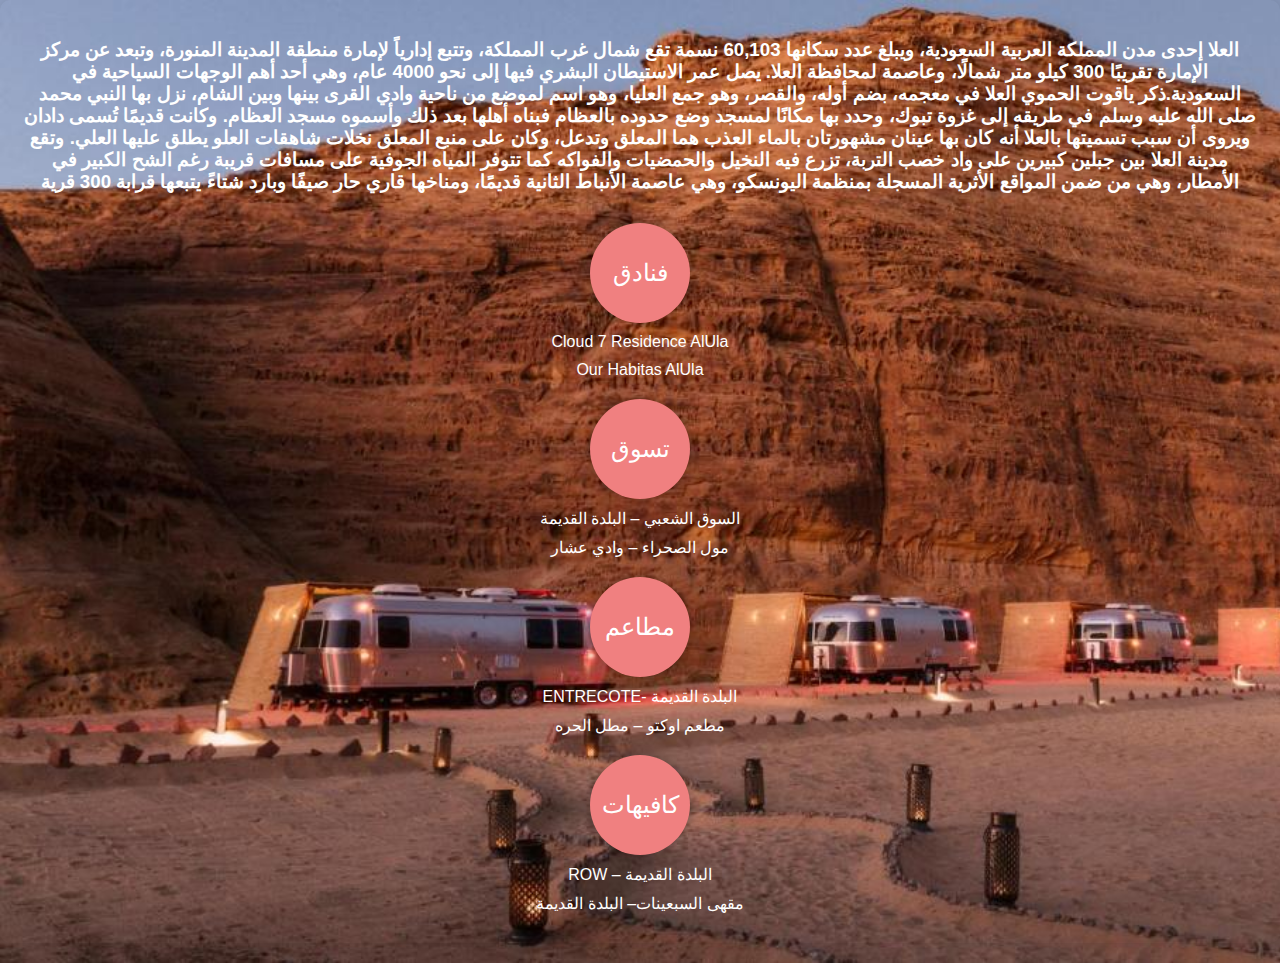
<file: Al-Ula.html>
<!DOCTYPE html>
<html lang="ar">
<head>
    <meta charset="UTF-8">
    <meta name="viewport" content="width=device-width, initial-scale=1.0">
    <title>العلا</title>

    <style>
         body {
            font-family: Arial, sans-serif;
            background-image: url('العلا...jpg'); /* تعيين صورة الخلفية */
            background-size: cover; 
            text-align: center;
            margin: 0;
            padding: 0;
            color: white; /* تغيير لون النص */
        }

        .city-info {
            margin-bottom: 20px;
            border-radius: 10px;
            padding: 20px;
            box-shadow: 0 0 10px rgba(0, 0, 0, 0.1);
        }

        

        .icons {
            margin-top: 20px;
            display: flex;
            justify-content: center;
            flex-direction: column;
            align-items: center;
        }

        .icon {
            margin: 10px;
            width: 100px;
            height: 100px;
            background-color: #f08080; /* لون خلفية الأيقونات */
            border-radius: 50%;
            line-height: 100px;
            font-size: 24px;
            color: #fff;
            transition: all 0.3s ease, transform 0.3s ease;
            box-shadow: 0 0 10px rgba(0, 0, 0, 0.3);
            display: flex;
            align-items: center;
            justify-content: center;
            cursor: pointer;
            position: relative;
        }

        .icon:hover {
            transform: scale(1.1);
            background-color: #ff1493; /* تغيير لون الخلفية عند التحويل */
        }

        ul {
            list-style-type: none;
            padding: 0;
            margin: 0;
        }

        li {
            margin-bottom: 10px;
        }

        a {
            text-decoration: none;
            color: white;
            transition: color 0.3s ease, transform 0.3s ease;
        }

        a:hover {
            color: #f00;
            transform: scale(1.05);
        }

        .icon:active {
            transform: scale(0.9);
        }
    </style>
</head>
<body>
    <div class="city-info">
        <h3> العلا إحدى مدن المملكة العربية السعودية، ويبلغ عدد سكانها 60,103 نسمة تقع شمال غرب المملكة، وتتبع إدارياً لإمارة منطقة المدينة المنورة، وتبعد عن مركز الإمارة تقريبًا 300 كيلو متر شمالًا، وعاصمة لمحافظة العلا. يصل عمر الاستيطان البشري فيها إلى نحو 4000 عام، وهي أحد أهم الوجهات السياحية في السعودية.ذكر ياقوت الحموي العلا في معجمه، بضم أوله، والقصر، وهو جمع العليا، وهو اسم لموضع من ناحية وادي القرى بينها وبين الشام، نزل بها النبي محمد صلى الله عليه وسلم في طريقه إلى غزوة تبوك، وحدد بها مكانًا لمسجد وضع حدوده بالعظام فبناه أهلها بعد ذلك وأسموه مسجد العظام. وكانت قديمًا تُسمى دادان ويروى أن سبب تسميتها بالعلا أنه كان بها عينان مشهورتان بالماء العذب هما المعلق وتدعل، وكان على منبع المعلق نخلات شاهقات العلو يطلق عليها العلي. وتقع مدينة العلا بين جبلين كبيرين على واد خصب التربة، تزرع فيه النخيل والحمضيات والفواكه كما تتوفر المياه الجوفية على مسافات قريبة رغم الشح الكبير في الأمطار، وهي من ضمن المواقع الأثرية المسجلة بمنظمة اليونسكو، وهي عاصمة الأنباط الثانية قديمًا، ومناخها قاري حار صيفًا وبارد شتاءً يتبعها قرابة 300 قرية </h3>
      
        <div class="icons">
            <div class="icon" id="hotels">فنادق</div>
            <ul>
                <li><a href="https://www.booking.com/Share-aAz7TO ">Cloud 7 Residence AlUla  </a></li>
                <li><a href="https://www.booking.com/Share-PjlNkx ">    Our Habitas AlUla</a></li>
            </ul>
            <div class="icon" id="shopping">تسوق</div>
            <ul>
                <li><a href="https://www.google.com/maps/place//data=!4m2!3m1!1s0x15a5ab92c56fe9f9:0x274d664dc6ce5a7b?entry=s&sa=X&ved=1t:8290&ictx=111 ">  السوق الشعبي – البلدة القديمة </a></li>
                <li><a href="https://www.google.com/maps/place//data=!4m2!3m1!1s0x15a5b19ab04b1149:0x1514837e046799ca?entry=s&sa=X&ved=1t:8290&ictx=111"> مول الصحراء – وادي عشار</a></li>
            </ul>
            <div class="icon" id="restaurants">مطاعم</div>
            <ul>
                <li><a href="https://www.google.com/maps/place//data=!4m2!3m1!1s0x15a5ab92c56fe9f9:0x274d664dc6ce5a7b?entry=s&sa=X&ved=1t:8290&ictx=111   ">ENTRECOTE- البلدة القديمة  </a></li>
                <li><a href="https://www.google.com/maps/place//data=!4m2!3m1!1s0x15a5ab68f6fb705f:0x772a91bf590d4246?entry=s&sa=X&ved=1t:8290&ictx=111    "> مطعم اوكتو – مطل الحره</a></li>
            </ul>
            <div class="icon" id="cafes">كافيهات</div>
            <ul>
                <li><a href="https://www.google.com/maps/place//data=!4m2!3m1!1s0x15a5ab92c56fe9f9:0x274d664dc6ce5a7b?entry=s&sa=X&ved=1t:8290&ictx=111 ">ROW – البلدة القديمة  </a></li>
                <li><a href="https://www.google.com/maps/place/%D9%85%D9%82%D9%87%D9%89+%D8%A7%D9%84%D8%B3%D8%A8%D8%B9%D9%8A%D9%86%D8%A7%D8%AA%E2%80%AD/@26.6241796,37.9170685,17z/data=!3m1!4b1!4m6!3m5!1s0x15a5ab4735b9fae9:0x164fde63a3edb63!8m2!3d26.6241796!4d37.9144936!16s%2Fg%2F11l6bn75xd?entry=ttu ">مقهى السبعينات– البلدة القديمة    </a></li>
            </ul>
        </div>
    </div>
</body>
</html>
</file>
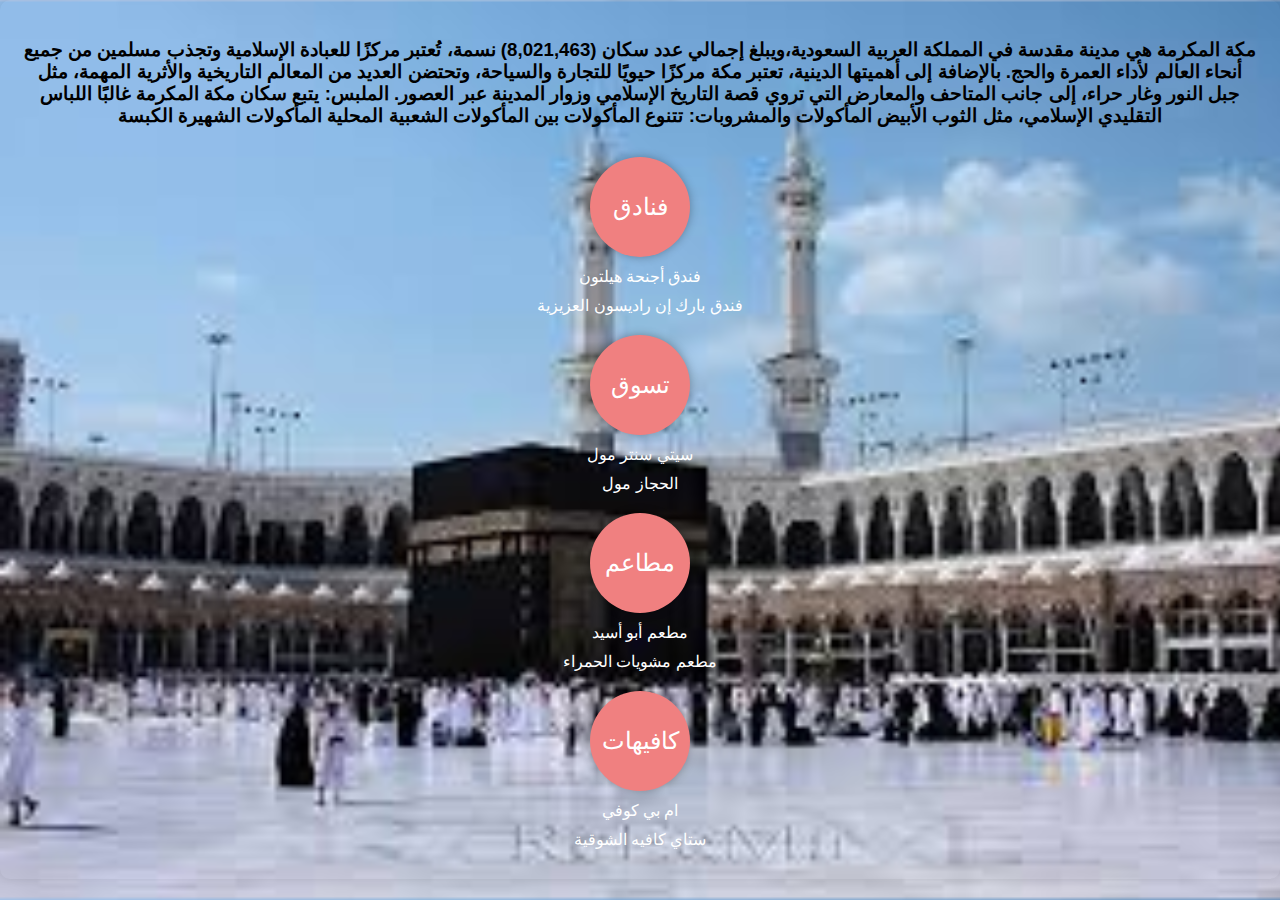
<file: Makkah.html>
<!DOCTYPE html>
<html lang="ar">
<head>
    <meta charset="UTF-8">
    <meta name="viewport" content="width=device-width, initial-scale=1.0">
    <title>مكة</title>

    <style>
         body {
            font-family: Arial, sans-serif;
            background-image: url('images.jpg'); /* تعيين صورة الخلفية */
            background-size: cover; 
            text-align: center;
            margin: 0;
            padding: 0;
            color: #000; /* تغيير لون النص */
        }

        .city-info {
            margin-bottom: 20px;
            border-radius: 10px;
            padding: 20px;
            box-shadow: 0 0 10px rgba(0, 0, 0, 0.1);
        }

        

        .icons {
            margin-top: 20px;
            display: flex;
            justify-content: center;
            flex-direction: column;
            align-items: center;
        }

        .icon {
            margin: 10px;
            width: 100px;
            height: 100px;
            background-color: #f08080; /* لون خلفية الأيقونات */
            border-radius: 50%;
            line-height: 100px;
            font-size: 24px;
            color: #fff;
            transition: all 0.3s ease, transform 0.3s ease;
            box-shadow: 0 0 10px rgba(0, 0, 0, 0.3);
            display: flex;
            align-items: center;
            justify-content: center;
            cursor: pointer;
            position: relative;
        }

        .icon:hover {
            transform: scale(1.1);
            background-color: #ff1493; /* تغيير لون الخلفية عند التحويل */
        }

        ul {
            list-style-type: none;
            padding: 0;
            margin: 0;
        }

        li {
            margin-bottom: 10px;
        }

        a {
            text-decoration: none;
            color: white;
            transition: color 0.3s ease, transform 0.3s ease;
        }

        a:hover {
            color: #f00;
            transform: scale(1.05);
        }

        .icon:active {
            transform: scale(0.9);
        }
    </style>
</head>
<body>
    <div class="city-info">
        <h3 >مكة المكرمة هي مدينة مقدسة في المملكة العربية السعودية،ويبلغ إجمالي عدد سكان  (8,021,463) نسمة، تُعتبر مركزًا للعبادة الإسلامية وتجذب مسلمين من جميع أنحاء العالم لأداء العمرة والحج. بالإضافة إلى أهميتها الدينية، تعتبر مكة مركزًا حيويًا للتجارة والسياحة، وتحتضن العديد من المعالم التاريخية والأثرية المهمة، مثل جبل النور وغار حراء، إلى جانب المتاحف والمعارض التي تروي قصة التاريخ الإسلامي وزوار المدينة عبر العصور.
        الملبس: يتبع سكان مكة المكرمة غالبًا اللباس التقليدي الإسلامي، مثل الثوب الأبيض
        المأكولات والمشروبات: تتنوع المأكولات بين المأكولات الشعبية المحلية  المأكولات الشهيرة الكبسة </h3>
      
        <div class="icons">
            <div class="icon" id="hotels">فنادق</div>
            <ul>
                <li><a href="https://www.booking.com/hotel/sa/hilton-suites-makkah.ar.html">فندق أجنحة هيلتون</a></li>
                <li><a href="https://www.booking.com/hotel/sa/park-inn-by-radisson-makkah-azizyah.ar.html?aid=304142&label=gen173nr-1FCAMoxAE4rgJIAVgEaMQBiAEBmAEBuAEXyAEM2AEB6AEB-AECiAIBqAIDuAL86oWxBsACAdICJDM5MjJlZjhmLWI5OTQtNDA4Zi1iZGY3LWFjNTlkMjc3OTQxM9gCBeACAQ">فندق بارك إن راديسون العزيزية</a></li>
            </ul>
            <div class="icon" id="shopping">تسوق</div>
            <ul>
                <li><a href="https://maps.app.goo.gl/MS21NhJN4iX26Tx89?g_st=iw">سيتي سنتر مول </a></li>
                <li><a href="https://maps.app.goo.gl/MS21NhJN4iX26Tx89?g_st=iw">الحجاز مول</a></li>
            </ul>
            <div class="icon" id="restaurants">مطاعم</div>
            <ul>
                <li><a href="https://maps.app.goo.gl/Euo8CfMAwSir6jPAA?g_st=iw">مطعم أبو أسيد</a></li>
                <li><a href="https://maps.app.goo.gl/QA1ynkjunM85oxLY7?g_st=iw"> مطعم مشويات الحمراء</a></li>
            </ul>
            <div class="icon" id="cafes">كافيهات</div>
            <ul>
                <li><a href="https://maps.app.goo.gl/iUAe3pDTJrKfwsfn6?g_st=iw">ام بي كوفي</a></li>
                <li><a href="https://maps.app.goo.gl/Kkvs8VRGArCBBXrLA?g_st=iw">ستاي كافيه الشوقية </a></li>
            </ul>
        </div>
    </div>
</body>
</html>
</file>
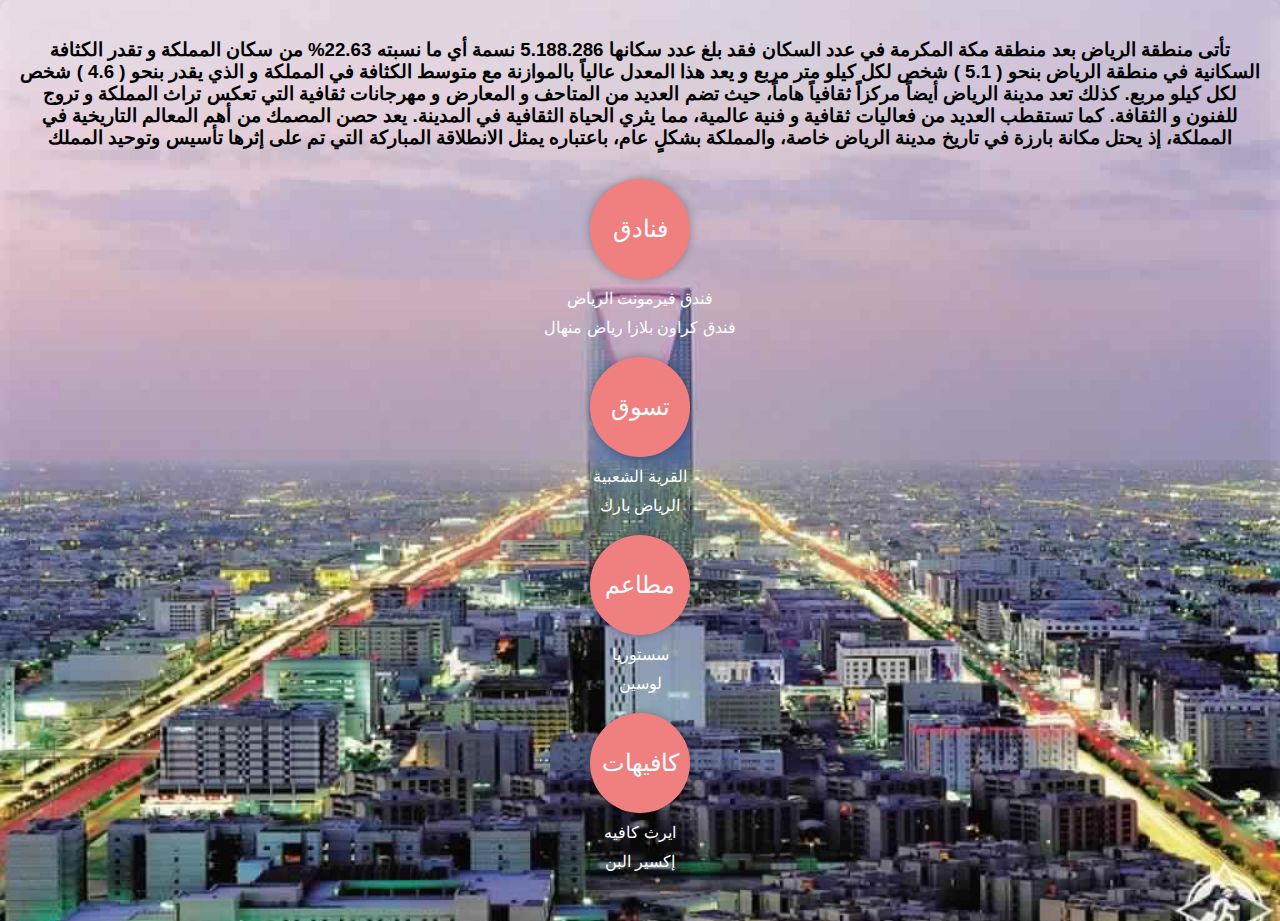
<file: Riyadh.html>
<!DOCTYPE html>
<html lang="ar">

<head>
    <meta charset="UTF-8">
    <meta name="viewport" content="width=device-width, initial-scale=1.0">
    <title>الرياض</title>

    <style>
        body {
            font-family: Arial, sans-serif;
            background-image: url('12.jpg'); /* تعيين صورة الخلفية */
            background-size: cover; 
            text-align: center;
            margin: 0;
            padding: 0;
            color: #000; /* تغيير لون النص */
        }

        .city-info {
            margin-bottom: 20px;
            border-radius: 10px;
            padding: 20px;
            box-shadow: 0 0 10px rgba(0, 0, 0, 0.1);
        }

        

        .icons {
            margin-top: 20px;
            display: flex;
            justify-content: center;
            flex-direction: column;
            align-items: center;
        }

        .icon {
            margin: 10px;
            width: 100px;
            height: 100px;
            background-color: #f08080; /* لون خلفية الأيقونات */
            border-radius: 50%;
            line-height: 100px;
            font-size: 24px;
            color: #fff;
            transition: all 0.3s ease, transform 0.3s ease;
            box-shadow: 0 0 10px rgba(0, 0, 0, 0.3);
            display: flex;
            align-items: center;
            justify-content: center;
            cursor: pointer;
            position: relative;
        }

        .icon:hover {
            transform: scale(1.1);
            background-color: #ff1493; /* تغيير لون الخلفية عند التحويل */
        }

        ul {
            list-style-type: none;
            padding: 0;
            margin: 0;
        }

        li {
            margin-bottom: 10px;
        }

        a {
            text-decoration: none;
            color: white;
            transition: color 0.3s ease, transform 0.3s ease;
        }

        a:hover {
            color: #f00;
            transform: scale(1.05);
        }

        .icon:active {
            transform: scale(0.9);
        }
    </style>
</head>

<body>
    <div class="city-info">
       <h3> تأتى منطقة الرياض بعد منطقة مكة المكرمة في عدد السكان فقد بلغ عدد سكانها 5.188.286 نسمة أي ما نسبته 22.63% من سكان المملكة و تقدر الكثافة السكانية في منطقة الرياض بنحو ( 5.1 ) شخص لكل كيلو متر مربع و يعد هذا المعدل عالياً بالموازنة مع متوسط الكثافة في المملكة و الذي يقدر بنحو ( 4.6 ) شخص لكل كيلو مربع.

        كذلك تعد مدينة الرياض أيضاً مركزاً ثقافياً هاماً، حيث تضم العديد من المتاحف و المعارض و مهرجانات ثقافية التي تعكس تراث المملكة و تروج للفنون و الثقافة. كما تستقطب العديد من فعاليات ثقافية و فنية عالمية، مما يثري الحياة الثقافية في المدينة.
        
        يعد حصن المصمك من أهم المعالم التاريخية في المملكة، إذ يحتل مكانة بارزة في تاريخ مدينة الرياض خاصة، والمملكة بشكلٍ عام، باعتباره يمثل الانطلاقة المباركة التي تم على إثرها تأسيس وتوحيد المملك</h3>

        <div class="icons">
            <div class="icon" id="hotels">فنادق</div>
            <div class="icon-list">
                <ul>
                    <li><a href="https://www.booking.com/hotel/sa/fairmont-riyadh.ar.html?aid=879975">فندق فيرمونت الرياض</a></li>
                    <li><a href="https://www.booking.com/hotel/sa/crowne-plaza-riyadh-minhal.ar.html?aid=879975">فندق كراون بلازا رياض منهال </a></li>
                </ul>
            </div>
            <div class="icon" id="shopping">تسوق</div>
            <div class="icon-list">
                <ul>
                    <li><a href="https://maps.app.goo.gl/u5wzmEQGu6d8SY6dA?g_st=iw"> القرية الشعبية </a></li>
                    <li><a href="https://maps.app.goo.gl/WVp6ghmNxxcqoeC87?g_st=iw"> الرياض بارك</a></li>
                </ul>
            </div>
            <div class="icon" id="restaurants">مطاعم</div>
            <div class="icon-list">
                <ul>
                    <li><a href="https://maps.app.goo.gl/7SGwGg17ayb7FhMN6?g_st=iw">سستوريا  </a></li>
                    <li><a href="https://maps.app.goo.gl/L2MGuj9bqZ5L4hTb9?g_st=iw">    لوسين</a></li>
                </ul>
            </div>
            <div class="icon" id="cafes">كافيهات</div>
            <div class="icon-list">
                <ul>
                    <li><a href="https://maps.google.com?q=%D8%A7%D9%8A%D8%B1%D8%AB%20%D9%83%D8%A7%D9%81%D9%8A%D9%87%D8%8C%20%D8%B7%D8%B1%D9%8A%D9%82%20%D8%A7%D9%84%D8%A3%D9%85%D9%8A%D8%B1%20%D9%85%D8%AD%D9%85%D8%AF%20%D8%A8%D9%86%20%D8%B9%D8%A8%D8%AF%D8%A7%D9%84%D8%B9%D8%B2%D9%8A%D8%B2%D8%8C%20%D8%A7%D9%84%D8%B3%D9%84%D9%8A%D9%85%D8%A7%D9%86%D9%8A%D8%A9%D8%8C%20%D8%A7%D9%84%D8%B1%D9%8A%D8%A7%D8%B6%2012243&ftid=0x3e2f032fc5c206a7:0xcb8c06ef088e6811&entry=gps&lucs=,94216395,47071704,47069508,94218641,47084304,94208458,94208447&g_st=iw">ايرث كافيه </a></li>
                    <li><a href="https://maps.app.goo.gl/uscRmTFGMm8UnmpT8?g_st=iw">إكسير البن </a></li>
                </ul>
            </div>
        </div>
    </div>
</body>

</html>
</file>
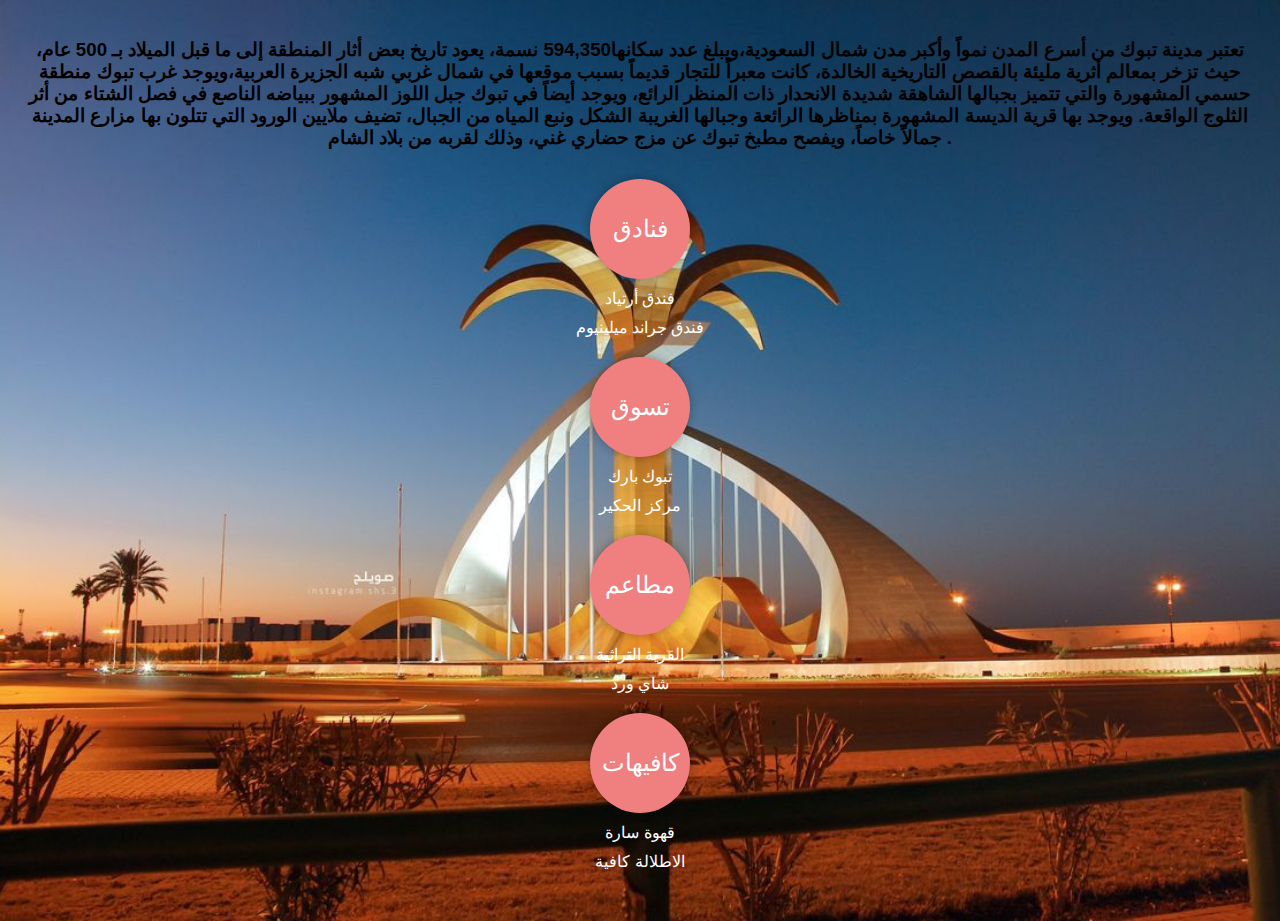
<file: Tabuk.html>
<!DOCTYPE html>
<html lang="ar">

<head>
    <meta charset="UTF-8">
    <meta name="viewport" content="width=device-width, initial-scale=1.0">
    <title>تبوك</title>

    <style>
        body {
            font-family: Arial, sans-serif;
            background-image: url('تبوك32.jpg'); /* تعيين صورة الخلفية */
            background-size: cover; 
            text-align: center;
            margin: 0;
            padding: 0;
            color: #000; /* تغيير لون النص */
        }

        .city-info {
            margin-bottom: 20px;
            border-radius: 10px;
            padding: 20px;
            box-shadow: 0 0 10px rgba(0, 0, 0, 0.1);
        }

        

        .icons {
            margin-top: 20px;
            display: flex;
            justify-content: center;
            flex-direction: column;
            align-items: center;
        }

        .icon {
            margin: 10px;
            width: 100px;
            height: 100px;
            background-color: #f08080; /* لون خلفية الأيقونات */
            border-radius: 50%;
            line-height: 100px;
            font-size: 24px;
            color: #fff;
            transition: all 0.3s ease, transform 0.3s ease;
            box-shadow: 0 0 10px rgba(0, 0, 0, 0.3);
            display: flex;
            align-items: center;
            justify-content: center;
            cursor: pointer;
            position: relative;
        }

        .icon:hover {
            transform: scale(1.1);
            background-color: #ff1493; /* تغيير لون الخلفية عند التحويل */
        }

        ul {
            list-style-type: none;
            padding: 0;
            margin: 0;
        }

        li {
            margin-bottom: 10px;
        }

        a {
            text-decoration: none;
            color: white;
            transition: color 0.3s ease, transform 0.3s ease;
        }

        a:hover {
            color: #f00;
            transform: scale(1.05);
        }

        .icon:active {
            transform: scale(0.9);
        }
    </style>
</head>

<body>
    <div class="city-info">
        <h3>تعتبر مدينة تبوك من أسرع المدن نمواً وأكبر مدن شمال السعودية،ويبلغ عدد سكانها594,350  نسمة، يعود تاريخ بعض أثار المنطقة إلى ما قبل الميلاد بـ 500 عام، حيث تزخر بمعالم أثرية مليئة بالقصص التاريخية الخالدة، كانت معبراً للتجار قديماً بسبب موقعها في شمال غربي شبه الجزيرة العربية،ويوجد غرب تبوك منطقة حسمي المشهورة والتي تتميز بجبالها الشاهقة شديدة الانحدار ذات المنظر الرائع، ويوجد أيضاً في تبوك جبل اللوز المشهور ببياضه الناصع في فصل الشتاء من أثر الثلوج الواقعة. ويوجد بها قرية الديسة المشهورة بمناظرها الرائعة وجبالها الغريبة الشكل ونبع المياه من الجبال، تضيف ملايين الورود التي تتلون بها مزارع المدينة جمالاً خاصاً، ويفصح مطبخ تبوك عن مزج حضاري غني، وذلك لقربه من بلاد الشام .</h3>

        <div class="icons">
            <div class="icon" id="hotels">فنادق
                
            </div>
            <div class="icon-list">
                <ul>
                    <li><a href="https://www.booking.com/hotel/sa/and-apartments-al-raqi-mall-artiaad.ar.html?aid=304142&label=gen173nr-1FCAMoxAFCBXRhYnVrSAFYBGjEAYgBApgBAbgBB8gBDdgBAegBAfgBAogCAagCA7gCm6f6sAbAAgHSAiRjNDEzNDU3Yy1iYzg2LTRkMGEtYmQxOC02ZjY4NjcxNTQ5MznYAgXgAgE&sid=378a3f676b9d336e35d3fe545af7c5fc&dist=0;room1=A%2CA;sb_price_type=total;type=total&">فندق
                            أرتياد</a></li>
                    <li><a href="https://sa.trip.com/hotels/tabuk-hotel-detail-66665721/grand-millennium-tabuk/?cityId=6138&checkIn=2024-03-20&checkOut=2024-03-21&adult=2&children=0&subStamp=3001547&crn=1&ages=&travelpurpose=0&curr=SAR&fgt=1&hasAidInUrl=true&mincurr=SAR&minprice=890.22&link=book&hoteluniquekey=[base64]&subChannel=&masterhotelid_tracelogid=8022ea07e27c4d3892a2fd0b5621a998&NewTaxDescForAmountshowtype0=F&detailFilters=17%7C1~17~1&hotelType=meta&trip_sub1=20_03_2024_1_localuniversal_66665721_SA_desktop_default_20120414632__1_1-LANG_SA-landing">فندق
                            جراند ميلينيوم</a></li>
                </ul>
            </div>
            <div class="icon" id="shopping">تسوق
                
            </div>
            <div class="icon-list">
                <ul>
                    <li><a href="https://maps.app.goo.gl/5uQMSUgx6u6y6DN18?g_st=ic">تبوك بارك</a></li>
                    <li><a href="https://maps.app.goo.gl/tJXHw63LHCiQAoEs6?g_st=ic"> مركز الحكير</a></li>
                </ul>
            </div>
            <div class="icon" id="restaurants">مطاعم
               
            </div>
            <div class="icon-list">
                <ul>
                    <li><a href="https://maps.app.goo.gl/ecieuxm6N8dLWhTJA?g_st=iw">القرية التراثية</a></li>
                    <li><a href="https://maps.google.com?q=%D9%85%D8%B7%D8%B9%D9%85%20%D8%B4%D8%A7%D9%8A%20%D9%88%D8%B1%D8%AF%D8%8C%20%D8%B7%D8%B1%D9%8A%D9%82%20%D8%A7%D9%84%D8%A3%D9%85%D9%8A%D8%B1%20%D8%B3%D9%84%D8%B7%D8%A7%D9%86%D8%8C%20%D8%A7%D9%84%D9%81%D9%8A%D8%B5%D9%84%D9%8A%D8%A9%D8%A7%D9%84%D8%AC%D9%86%D9%88%D8%A8%D9%8A%D8%A9%D8%8C%20%D8%AA%D8%A8%D9%88%D9%83%2047911&ftid=0x15a9aded0a21f589:0x7b551b9d31718374&entry=gps&lucs=,94216395,47071704,47069508,47084304,94208458,94208447&g_st=ic">شاي
                            ورد</a></li>
                </ul>
            </div>
            <div class="icon" id="cafes">كافيهات
               
            </div>
            <div class="icon-list">
                <ul>
                    <li><a href="https://maps.app.goo.gl/awLjVSV1oKGz8pn47?g_st=ic">قهوة سارة</a></li>
                    <li><a href="https://maps.app.goo.gl/uUZWzXUYiMYRiRqm8?g_st=ic">الاطلالة كافية</a></li>
                </ul>
            </div>
        </div>
    </div>
</body>

</html>
</file>
